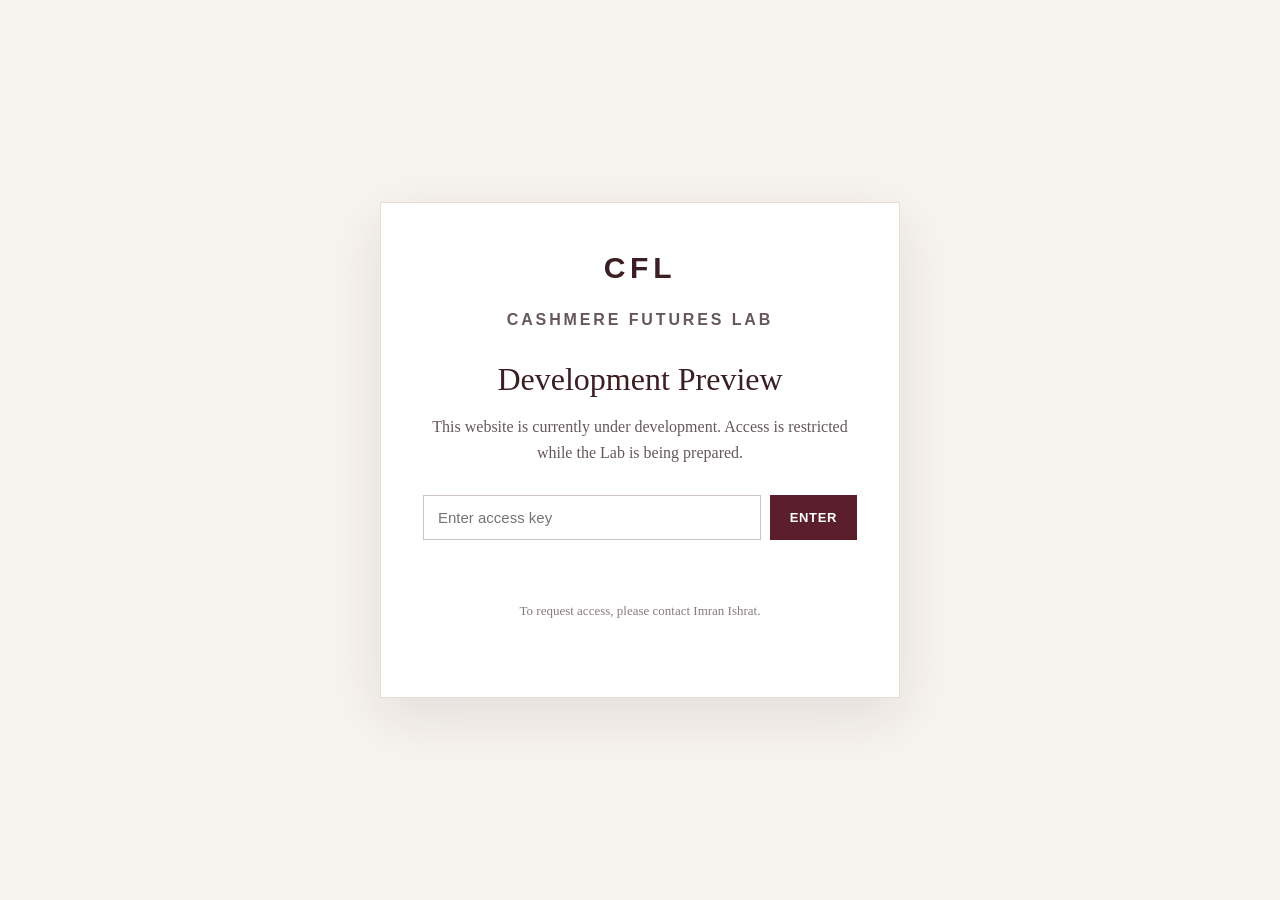
<file: cashmere-futures-lab/index.html>
<!DOCTYPE html>
<html lang="en">
<head>
  <meta charset="UTF-8">
  <meta name="viewport" content="width=device-width, initial-scale=1.0">
  <meta name="robots" content="noindex, nofollow, noarchive">
  <title>Cashmere Futures Lab | Development Access</title>
  <style>
    *{box-sizing:border-box}body{margin:0;min-height:100vh;display:flex;align-items:center;justify-content:center;background:#f7f3ef;color:#3b1f24;font-family:Georgia,'Times New Roman',serif}.gate{width:min(520px,90%);padding:48px 42px;background:#fff;border:1px solid #e4ddd8;box-shadow:0 18px 55px rgba(50,25,25,.10);text-align:center}.mark{font-family:Arial,sans-serif;font-size:30px;font-weight:700;letter-spacing:.16em;margin-bottom:22px}.eyebrow{font:600 11px Arial,sans-serif;letter-spacing:.18em;text-transform:uppercase;margin:0 0 14px}.gate h1{font-size:32px;font-weight:500;line-height:1.15;margin:0 0 16px}.gate p{font-size:16px;line-height:1.65;color:#66585a;margin:0 auto 28px;max-width:420px}.form{display:flex;gap:9px;justify-content:center}.form input{flex:1;min-width:0;padding:13px 14px;border:1px solid #cfc4c1;font:15px Arial,sans-serif}.form button{padding:13px 20px;border:0;background:#5a1f2b;color:#fff;font:600 13px Arial,sans-serif;letter-spacing:.05em;cursor:pointer}.error{min-height:22px;margin:12px 0 0;color:#8a2d2d;font:13px Arial,sans-serif}.note{margin-top:26px!important;font-size:13px!important;color:#887b7c!important}
  </style>
</head>
<body>
  <main class="gate" aria-labelledby="title">
    <div class="mark">CFL</div>
    <p class="eyebrow">Cashmere Futures Lab</p>
    <h1 id="title">Development Preview</h1>
    <p>This website is currently under development. Access is restricted while the Lab is being prepared.</p>
    <form class="form" id="accessForm">
      <input id="key" type="password" autocomplete="off" placeholder="Enter access key" aria-label="Access key" required>
      <button type="submit">ENTER</button>
    </form>
    <div class="error" id="error" role="alert"></div>
    <p class="note">To request access, please contact Imran Ishrat.</p>
  </main>
  <script>
    /* Temporary development gate only. This is not security-grade authentication. */
    const ACCESS_HASH = '8c9f7c5b4c2b4e6b6b9e5d5c0b0d4e6f7b5f1a2c3d4e5f60718293a4b5c6d7e8';
    async function hash(value){
      const data = new TextEncoder().encode(value);
      const digest = await crypto.subtle.digest('SHA-256', data);
      return Array.from(new Uint8Array(digest)).map(b=>b.toString(16).padStart(2,'0')).join('');
    }
    document.getElementById('accessForm').addEventListener('submit', async (e)=>{
      e.preventDefault();
      const key=document.getElementById('key').value;
      const error=document.getElementById('error');
      error.textContent='';
      if(await hash(key)===ACCESS_HASH){
        sessionStorage.setItem('cflPreviewAccess','granted');
        window.location.href='lab.html';
      }else{
        error.textContent='Access key not recognised.';
      }
    });
    if(sessionStorage.getItem('cflPreviewAccess')==='granted') window.location.href='lab.html';
  </script>
</body>
</html>
</file>
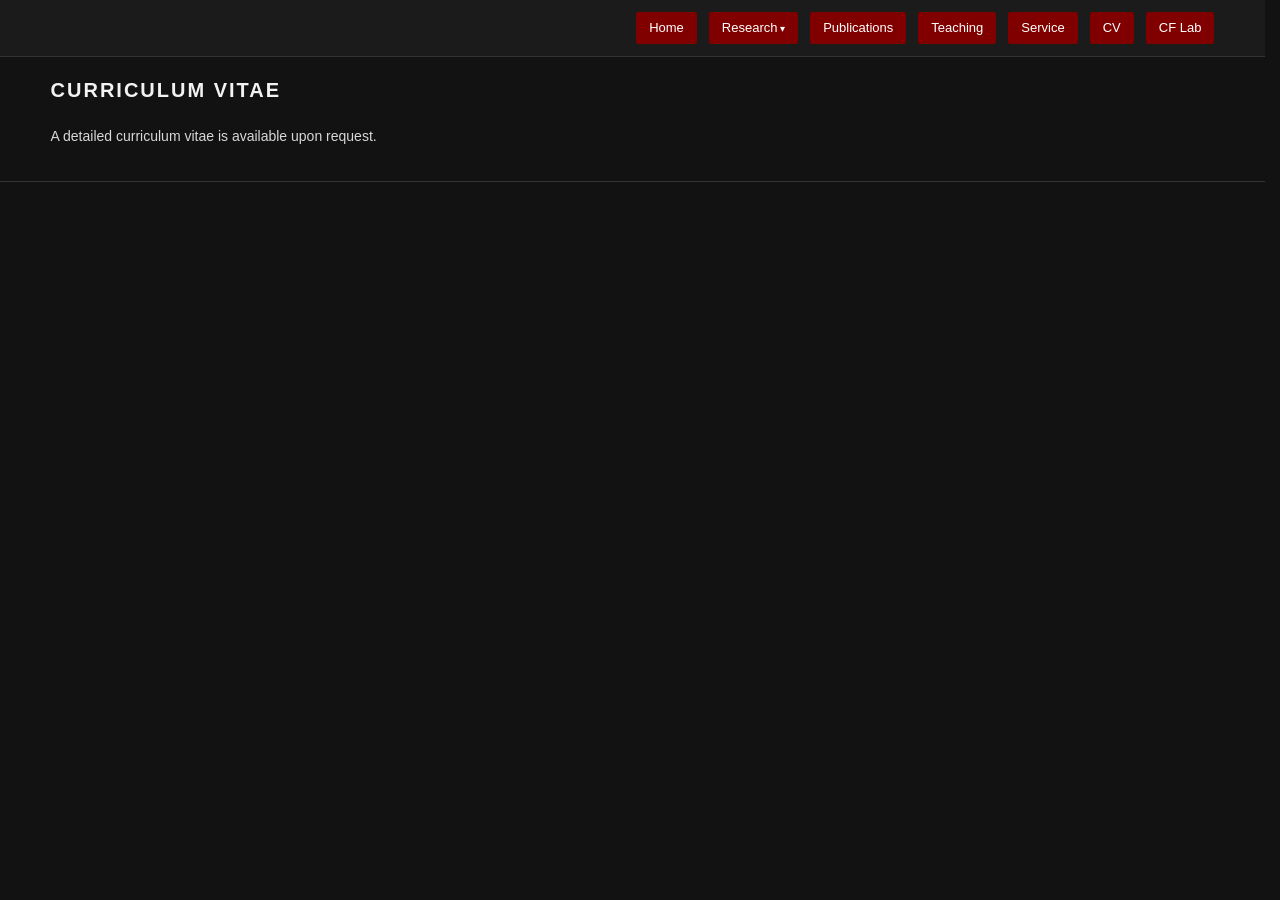
<file: cv.html>
<!DOCTYPE html><html lang="en"><head><meta charset="UTF-8"><meta name="viewport" content="width=device-width, initial-scale=1.0"><title>CV | Imran Ishrat</title><meta name="description" content="Curriculum vitae and academic profile of Imran Ishrat, Senior Lecturer in Operations and Supply Chain Management at Ara Institute of Canterbury."><link rel="canonical" href="https://imranishrat.com/cv.html"><script type="application/ld+json">{"@context":"https://schema.org","@type":"WebPage","@id":"https://imranishrat.com/cv.html#webpage","url":"https://imranishrat.com/cv.html","name":"CV | Imran Ishrat","description":"Curriculum vitae and academic profile of Imran Ishrat, Senior Lecturer in Operations and Supply Chain Management at Ara Institute of Canterbury.","mainEntity":{"@type":"Person","@id":"https://imranishrat.com/#person","name":"Imran Ishrat","url":"https://imranishrat.com/","jobTitle":"Senior Lecturer in Operations and Supply Chain Management","worksFor":{"@type":"Organization","name":"Ara Institute of Canterbury","url":"https://www.ara.ac.nz/"},"sameAs":["https://orcid.org/0000-0003-0661-1542","https://scholar.google.com/citations?user=gYAkFgkAAAAJ&hl=en","https://www.researchgate.net/profile/Imran-Ishrat","https://www.linkedin.com/in/imran-ishrat-phd-a073505/","https://www.scopus.com/authid/detail.uri?authorId=23569240000","https://cashmerefutures.com/"]}}</script><link rel="stylesheet" href="css/style.css?v=20260815"><style>.main-nav .dropdown{position:relative;display:inline-block}.main-nav .dropdown>a:after{content:' ▾';font-size:.75em}.main-nav .dropdown-menu{display:none;position:absolute;top:100%;left:0;min-width:210px;background:#800000;z-index:1000;padding:6px 0}.main-nav .dropdown-menu a{display:block!important;padding:9px 14px!important;color:#fff!important;text-decoration:none!important;background:#800000!important}.main-nav .dropdown-menu a:hover{background:#6b1f2a!important}.main-nav .dropdown:hover .dropdown-menu,.main-nav .dropdown:focus-within .dropdown-menu{display:block}@media(max-width:767px){.main-nav .dropdown-menu{position:static}}</style></head><body><header class="site-header"><div class="container header-inner"><nav class="main-nav"><a href="index.html">Home</a><div class="dropdown"><a href="research.html">Research</a><div class="dropdown-menu"><a href="research.html#research-themes">Themes</a><a href="research.html#research-programme">Current Research</a><a href="research.html#research-sdg">SDG</a></div></div><a href="publications.html">Publications</a><a href="teaching.html">Teaching</a><a href="service.html">Service</a><a href="cv.html">CV</a><a href="https://cashmerefutures.com/">CF Lab</a></nav></div></header><main><section class="academic-section"><div class="container"><h1 class="page-title">Curriculum Vitae</h1><p>A detailed curriculum vitae is available upon request.</p></div></section></main></body></html>
</file>
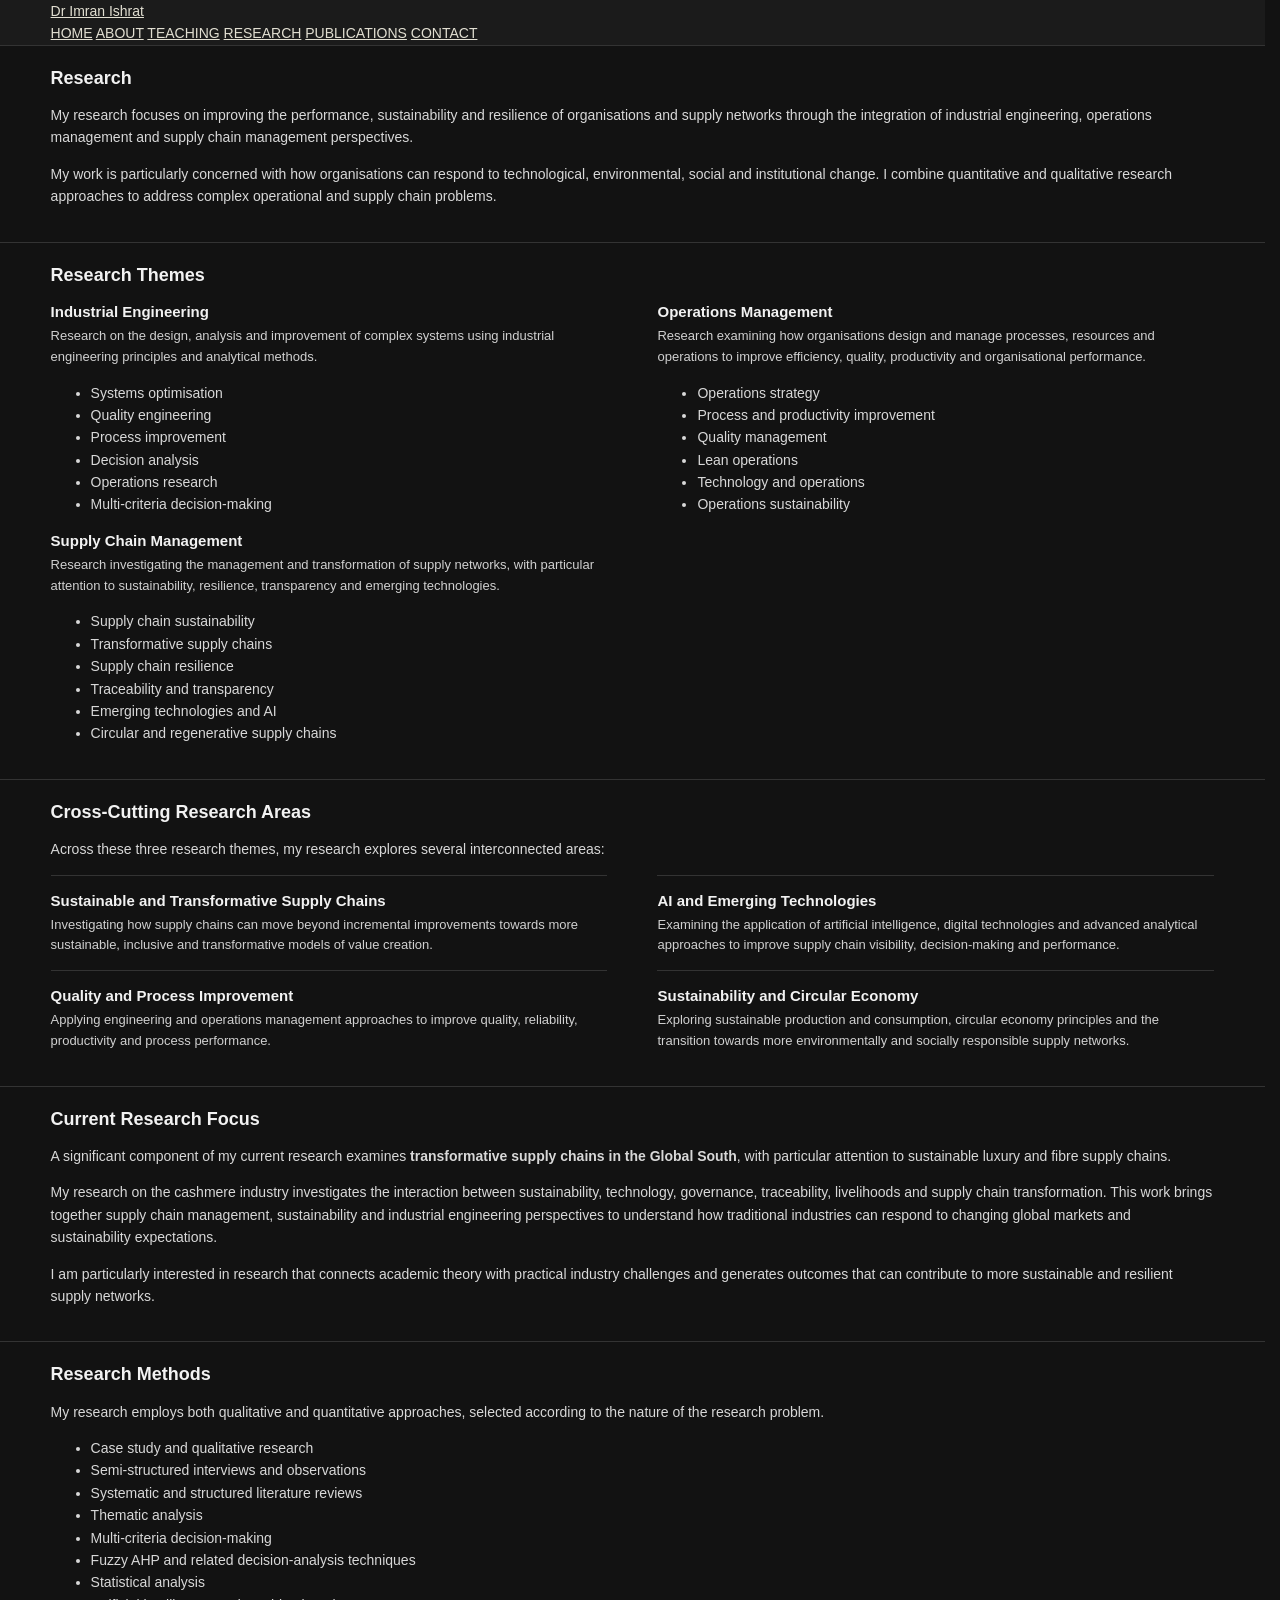
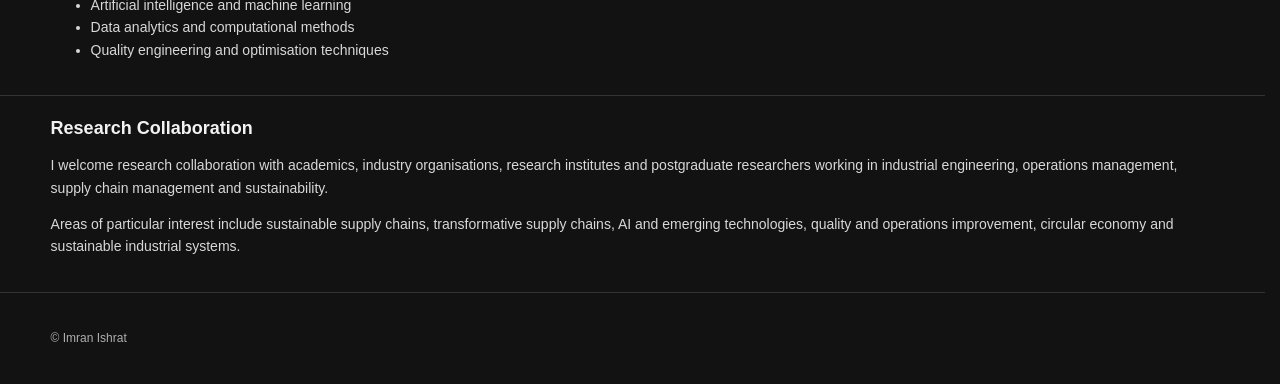
<file: research2.html>
<!DOCTYPE html>
<html lang="en">

<head>
    <meta charset="UTF-8">

    <meta name="viewport"
          content="width=device-width, initial-scale=1.0">

    <title>Research | Dr Imran Ishrat</title>

    <link rel="stylesheet" href="css/style.css">
</head>

<body>

<!-- HEADER -->
<header class="site-header">
    <div class="container header-container">

        <div class="site-title">
            <a href="index.html">Dr Imran Ishrat</a>
        </div>

        <nav class="site-nav">
            <a href="index.html">HOME</a>
            <a href="about.html">ABOUT</a>
            <a href="teaching.html">TEACHING</a>
            <a href="research.html" class="active">RESEARCH</a>
            <a href="publications.html">PUBLICATIONS</a>
            <a href="contact.html">CONTACT</a>
        </nav>

    </div>
</header>


<!-- RESEARCH INTRODUCTION -->
<section class="academic-section">
    <div class="container">

        <h2>Research</h2>

        <p>
            My research focuses on improving the performance, sustainability and
            resilience of organisations and supply networks through the integration
            of industrial engineering, operations management and supply chain
            management perspectives.
        </p>

        <p>
            My work is particularly concerned with how organisations can respond
            to technological, environmental, social and institutional change.
            I combine quantitative and qualitative research approaches to address
            complex operational and supply chain problems.
        </p>

    </div>
</section>


<!-- RESEARCH THEMES -->
<section class="academic-section">
    <div class="container">

        <h2>Research Themes</h2>

        <div class="research-grid">

            <!-- INDUSTRIAL ENGINEERING -->
            <div class="research-card">

                <h3>Industrial Engineering</h3>

                <p>
                    Research on the design, analysis and improvement of complex
                    systems using industrial engineering principles and
                    analytical methods.
                </p>

                <ul>
                    <li>Systems optimisation</li>
                    <li>Quality engineering</li>
                    <li>Process improvement</li>
                    <li>Decision analysis</li>
                    <li>Operations research</li>
                    <li>Multi-criteria decision-making</li>
                </ul>

            </div>


            <!-- OPERATIONS MANAGEMENT -->
            <div class="research-card">

                <h3>Operations Management</h3>

                <p>
                    Research examining how organisations design and manage
                    processes, resources and operations to improve efficiency,
                    quality, productivity and organisational performance.
                </p>

                <ul>
                    <li>Operations strategy</li>
                    <li>Process and productivity improvement</li>
                    <li>Quality management</li>
                    <li>Lean operations</li>
                    <li>Technology and operations</li>
                    <li>Operations sustainability</li>
                </ul>

            </div>


            <!-- SUPPLY CHAIN MANAGEMENT -->
            <div class="research-card">

                <h3>Supply Chain Management</h3>

                <p>
                    Research investigating the management and transformation of
                    supply networks, with particular attention to sustainability,
                    resilience, transparency and emerging technologies.
                </p>

                <ul>
                    <li>Supply chain sustainability</li>
                    <li>Transformative supply chains</li>
                    <li>Supply chain resilience</li>
                    <li>Traceability and transparency</li>
                    <li>Emerging technologies and AI</li>
                    <li>Circular and regenerative supply chains</li>
                </ul>

            </div>

        </div>

    </div>
</section>


<!-- CROSS-CUTTING RESEARCH -->
<section class="academic-section">
    <div class="container">

        <h2>Cross-Cutting Research Areas</h2>

        <p>
            Across these three research themes, my research explores several
            interconnected areas:
        </p>

        <div class="research-list">

            <div class="research-item">
                <h3>Sustainable and Transformative Supply Chains</h3>
                <p>
                    Investigating how supply chains can move beyond incremental
                    improvements towards more sustainable, inclusive and
                    transformative models of value creation.
                </p>
            </div>

            <div class="research-item">
                <h3>AI and Emerging Technologies</h3>
                <p>
                    Examining the application of artificial intelligence,
                    digital technologies and advanced analytical approaches to
                    improve supply chain visibility, decision-making and
                    performance.
                </p>
            </div>

            <div class="research-item">
                <h3>Quality and Process Improvement</h3>
                <p>
                    Applying engineering and operations management approaches
                    to improve quality, reliability, productivity and process
                    performance.
                </p>
            </div>

            <div class="research-item">
                <h3>Sustainability and Circular Economy</h3>
                <p>
                    Exploring sustainable production and consumption, circular
                    economy principles and the transition towards more
                    environmentally and socially responsible supply networks.
                </p>
            </div>

        </div>

    </div>
</section>


<!-- CURRENT RESEARCH FOCUS -->
<section class="academic-section">
    <div class="container">

        <h2>Current Research Focus</h2>

        <p>
            A significant component of my current research examines
            <strong>transformative supply chains in the Global South</strong>,
            with particular attention to sustainable luxury and fibre supply
            chains.
        </p>

        <p>
            My research on the cashmere industry investigates the interaction
            between sustainability, technology, governance, traceability,
            livelihoods and supply chain transformation. This work brings
            together supply chain management, sustainability and industrial
            engineering perspectives to understand how traditional industries
            can respond to changing global markets and sustainability
            expectations.
        </p>

        <p>
            I am particularly interested in research that connects academic
            theory with practical industry challenges and generates outcomes
            that can contribute to more sustainable and resilient supply
            networks.
        </p>

    </div>
</section>


<!-- RESEARCH METHODS -->
<section class="academic-section">
    <div class="container">

        <h2>Research Methods</h2>

        <p>
            My research employs both qualitative and quantitative approaches,
            selected according to the nature of the research problem.
        </p>

        <ul>
            <li>Case study and qualitative research</li>
            <li>Semi-structured interviews and observations</li>
            <li>Systematic and structured literature reviews</li>
            <li>Thematic analysis</li>
            <li>Multi-criteria decision-making</li>
            <li>Fuzzy AHP and related decision-analysis techniques</li>
            <li>Statistical analysis</li>
            <li>Artificial intelligence and machine learning</li>
            <li>Data analytics and computational methods</li>
            <li>Quality engineering and optimisation techniques</li>
        </ul>

    </div>
</section>


<!-- RESEARCH COLLABORATION -->
<section class="academic-section">
    <div class="container">

        <h2>Research Collaboration</h2>

        <p>
            I welcome research collaboration with academics, industry
            organisations, research institutes and postgraduate researchers
            working in industrial engineering, operations management, supply
            chain management and sustainability.
        </p>

        <p>
            Areas of particular interest include sustainable supply chains,
            transformative supply chains, AI and emerging technologies,
            quality and operations improvement, circular economy and
            sustainable industrial systems.
        </p>

    </div>
</section>


<!-- FOOTER -->
<footer class="site-footer">

    <div class="container">

        <p>
            © Imran Ishrat
        </p>

    </div>

</footer>


</body>
</html>
</file>
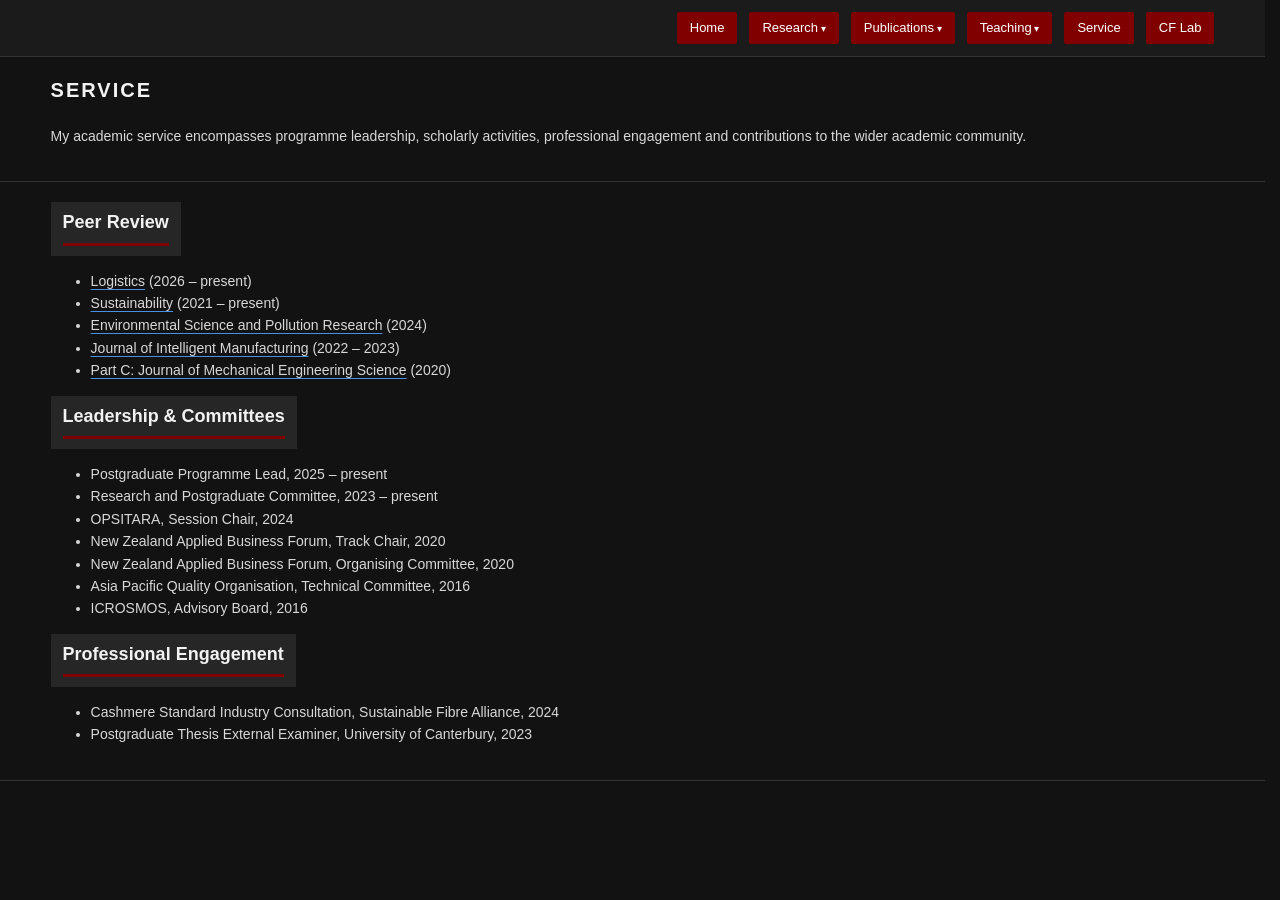
<file: service.html>
<!DOCTYPE html><html lang="en"><head><meta charset="UTF-8"><meta name="viewport" content="width=device-width, initial-scale=1.0"><title>Service | Imran Ishrat</title><meta name="description" content="Academic, research and professional service of Imran Ishrat, including peer review, programme leadership, committees and professional engagement."><link rel="canonical" href="https://imranishrat.com/service.html"><script type="application/ld+json">{"@context":"https://schema.org","@type":"WebPage","@id":"https://imranishrat.com/service.html#webpage","url":"https://imranishrat.com/service.html","name":"Service | Imran Ishrat","description":"Academic, research and professional service of Imran Ishrat, including peer review, programme leadership, committees and professional engagement.","mainEntity":{"@type":"Person","@id":"https://imranishrat.com/#person","name":"Imran Ishrat","url":"https://imranishrat.com/","jobTitle":"Senior Lecturer in Operations and Supply Chain Management","worksFor":{"@type":"Organization","name":"Ara Institute of Canterbury","url":"https://www.ara.ac.nz/"},"sameAs":["https://orcid.org/0000-0003-0661-1542","https://scholar.google.com/citations?user=gYAkFgkAAAAJ&hl=en","https://www.researchgate.net/profile/Imran-Ishrat","https://www.linkedin.com/in/imran-ishrat-phd-a073505/","https://www.scopus.com/authid/detail.uri?authorId=23569240000","https://cashmerefutures.com/"]}}</script><link rel="stylesheet" href="css/style.css?v=20260820"><link rel="stylesheet" href="css/nav-fix.css?v=20260821"><style>.site-header{background:#1B1B1B!important}.main-nav .dropdown{position:relative;display:inline-block}.main-nav .dropdown>a:after{content:' ▾';font-size:.75em}.main-nav .dropdown-menu{display:none;position:absolute;top:100%;left:0;min-width:210px;background:#800000;box-shadow:0 4px 12px rgba(0,0,0,.35);z-index:1000;padding:6px 0}.main-nav .dropdown-menu a{display:block!important;white-space:nowrap;padding:9px 14px!important;color:#fff!important;text-decoration:none!important;background:#800000!important}.main-nav .dropdown-menu a:hover,.main-nav .dropdown-menu a:focus{background:#6b1f2a!important}.main-nav .dropdown:hover .dropdown-menu,.main-nav .dropdown:focus-within .dropdown-menu{display:block}.oldstyle-numerals{font-variant-numeric:oldstyle-nums proportional-nums;font-feature-settings:"onum" 1,"pnum" 1}.academic-section h2{display:table;width:auto;background:#262626;padding:8px 12px 10px;margin:0 0 14px 0;color:#F2F2F2!important;position:relative}.academic-section h2:after{content:'';display:block;width:100%;height:3px;background:#800000;margin-top:8px}.reviewer-list a,.reviewer-list a:visited{color:inherit;text-decoration-line:underline;text-decoration-color:#4A90E2;text-decoration-thickness:1px;text-underline-offset:3px}.reviewer-list a:hover,.reviewer-list a:focus{color:#800000;text-decoration-color:#4A90E2}@media(max-width:767px){.main-nav .dropdown-menu{position:static;box-shadow:none}}</style></head><body><header class="site-header"><div class="container header-inner"><nav class="main-nav"><a href="index.html">Home</a><div class="dropdown"><a href="research.html">Research</a><div class="dropdown-menu"><a href="research.html#research-themes">Themes</a><a href="research.html#research-programme">Current Research</a><a href="research.html#research-sdg">SDG</a></div></div><div class="dropdown"><a href="publications.html">Publications</a><div class="dropdown-menu"><a href="publications.html#journal-articles">Journal Articles</a><a href="publications.html#book">Book</a><a href="publications.html#book-chapters">Book Chapters</a><a href="publications.html#conference-publications">Conference Publications</a><a href="publications.html#other-research-outputs">Other Research Outputs</a></div></div><div class="dropdown"><a href="teaching.html">Teaching</a><div class="dropdown-menu"><a href="teaching.html#supply-chain-management">Supply Chain Management</a><a href="teaching.html#operations-management">Operations Management</a><a href="teaching.html#industrial-engineering">Industrial Engineering</a></div></div><a href="service.html">Service</a><a href="https://cashmerefutures.com/">CF Lab</a></nav></div></header><main><section class="academic-section"><div class="container"><h1 class="page-title">Service</h1><p>My academic service encompasses programme leadership, scholarly activities, professional engagement and contributions to the wider academic community.</p></div></section><section class="academic-section"><div class="container"><h2>Peer Review</h2><ul class="reviewer-list"><li><a href="https://www.mdpi.com/journal/logistics" target="_blank" rel="noopener noreferrer">Logistics</a> <span class="oldstyle-numerals">(2026 – present)</span></li><li><a href="https://www.mdpi.com/journal/sustainability" target="_blank" rel="noopener noreferrer">Sustainability</a> <span class="oldstyle-numerals">(2021 – present)</span></li><li><a href="https://link.springer.com/journal/11356" target="_blank" rel="noopener noreferrer">Environmental Science and Pollution Research</a> <span class="oldstyle-numerals">(2024)</span></li><li><a href="https://link.springer.com/journal/10845" target="_blank" rel="noopener noreferrer">Journal of Intelligent Manufacturing</a> <span class="oldstyle-numerals">(2022 – 2023)</span></li><li><a href="https://journals.sagepub.com/home/pic" target="_blank" rel="noopener noreferrer">Part C: Journal of Mechanical Engineering Science</a> <span class="oldstyle-numerals">(2020)</span></li></ul><h2> Leadership &amp; Committees</h2><ul><li>Postgraduate Programme Lead, <span class="oldstyle-numerals">2025 – present</span></li><li>Research and Postgraduate Committee, <span class="oldstyle-numerals">2023 – present</span></li><li>OPSITARA, Session Chair, <span class="oldstyle-numerals">2024</span></li><li>New Zealand Applied Business Forum, Track Chair, <span class="oldstyle-numerals">2020</span></li><li>New Zealand Applied Business Forum, Organising Committee, <span class="oldstyle-numerals">2020</span></li><li>Asia Pacific Quality Organisation, Technical Committee, <span class="oldstyle-numerals">2016</span></li><li>ICROSMOS, Advisory Board, <span class="oldstyle-numerals">2016</span></li></ul><h2>Professional Engagement</h2><ul><li>Cashmere Standard Industry Consultation, Sustainable Fibre Alliance, <span class="oldstyle-numerals">2024</span></li><li>Postgraduate Thesis External Examiner, University of Canterbury, <span class="oldstyle-numerals">2023</span></li></ul></div></section></main></body></html>
</file>
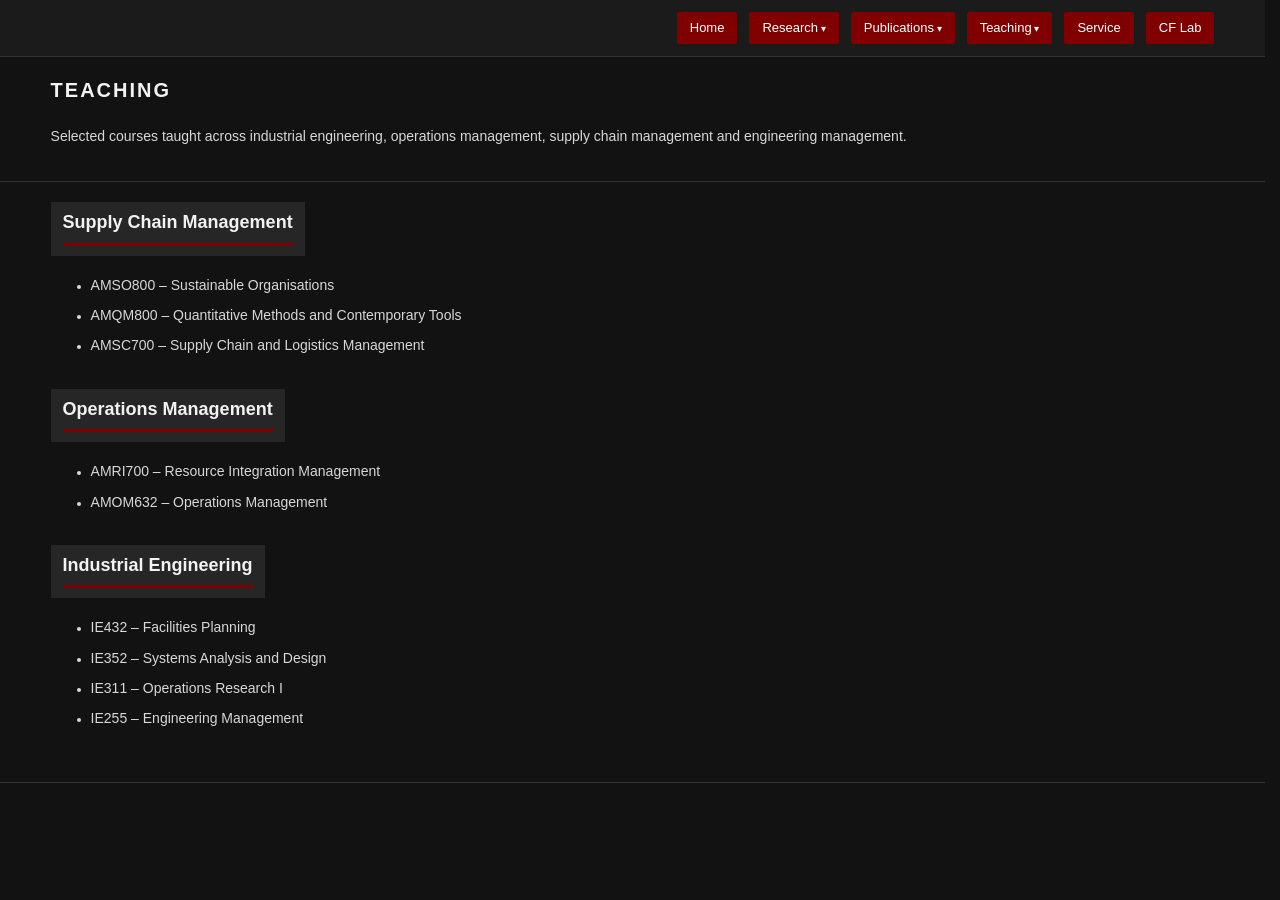
<file: teaching.html>
<!DOCTYPE html><html lang="en"><head><meta charset="UTF-8"><meta name="viewport" content="width=device-width, initial-scale=1.0"><title>Teaching | Imran Ishrat</title><meta name="description" content="Teaching profile of Imran Ishrat across Supply Chain Management, Operations Management and Industrial Engineering."><link rel="canonical" href="https://imranishrat.com/teaching.html"><script type="application/ld+json">{"@context":"https://schema.org","@type":"WebPage","@id":"https://imranishrat.com/teaching.html#webpage","url":"https://imranishrat.com/teaching.html","name":"Teaching | Imran Ishrat","description":"Teaching profile of Imran Ishrat across Supply Chain Management, Operations Management and Industrial Engineering.","mainEntity":{"@type":"Person","@id":"https://imranishrat.com/#person","name":"Imran Ishrat","url":"https://imranishrat.com/","jobTitle":"Senior Lecturer in Operations and Supply Chain Management","worksFor":{"@type":"Organization","name":"Ara Institute of Canterbury","url":"https://www.ara.ac.nz/"},"sameAs":["https://orcid.org/0000-0003-0661-1542","https://scholar.google.com/citations?user=gYAkFgkAAAAJ&hl=en","https://www.researchgate.net/profile/Imran-Ishrat","https://www.linkedin.com/in/imran-ishrat-phd-a073505/","https://www.scopus.com/authid/detail.uri?authorId=23569240000","https://cashmerefutures.com/"]}}</script><link rel="stylesheet" href="css/style.css?v=20260820"><link rel="stylesheet" href="css/nav-fix.css?v=20260821"><style>.site-header{background:#1B1B1B!important}.oldstyle-numerals{font-variant-numeric:oldstyle-nums proportional-nums;font-feature-settings:"onum" 1,"pnum" 1}.teaching-area-heading{display:table;width:auto;background:#262626;padding:8px 12px 10px;margin:0 0 14px 0;color:#F2F2F2!important;position:relative}.teaching-area-heading:after{content:'';display:block;width:100%;height:3px;background:#800000;margin-top:8px}.main-nav .dropdown{position:relative;display:inline-block}.main-nav .dropdown>a:after{content:' ▾';font-size:.75em}.main-nav .dropdown-menu{display:none;position:absolute;top:100%;left:0;min-width:210px;background:#800000;box-shadow:0 4px 12px rgba(0,0,0,.35);z-index:1000;padding:6px 0}.main-nav .dropdown-menu a,.main-nav .dropdown-menu a:visited,.main-nav .dropdown-menu a:hover,.main-nav .dropdown-menu a:focus,.main-nav .dropdown-menu a:active{display:block!important;white-space:nowrap;padding:9px 14px!important;color:#fff!important;text-decoration:none!important;background:#800000!important;border:0!important}.main-nav .dropdown-menu a:hover,.main-nav .dropdown-menu a:focus{background:#6b1f2a!important}.main-nav .dropdown:hover .dropdown-menu,.main-nav .dropdown:focus-within .dropdown-menu{display:block}.teaching-courses{margin:0 0 28px 0;padding-left:40px}.teaching-courses li{margin:0;padding:4px 0;line-height:1.6}.teaching-courses li::marker{font-size:.85em}.teaching-courses h3{display:inline;margin:0;font-size:1rem;font-weight:400;line-height:inherit}@media(max-width:767px){.main-nav .dropdown-menu{position:static;box-shadow:none}}</style></head><body><header class="site-header"><div class="container header-inner"><nav class="main-nav"><a href="index.html">Home</a><div class="dropdown"><a href="research.html">Research</a><div class="dropdown-menu"><a href="research.html#research-themes">Themes</a><a href="research.html#research-programme">Current Research</a><a href="research.html#research-sdg">SDG</a></div></div><div class="dropdown"><a href="publications.html">Publications</a><div class="dropdown-menu"><a href="publications.html#journal-articles">Journal Articles</a><a href="publications.html#book">Book</a><a href="publications.html#book-chapters">Book Chapters</a><a href="publications.html#conference-publications">Conference Publications</a><a href="publications.html#other-research-outputs">Other Research Outputs</a></div></div><div class="dropdown"><a href="teaching.html">Teaching</a><div class="dropdown-menu"><a href="#supply-chain-management">Supply Chain Management</a><a href="#operations-management">Operations Management</a><a href="#industrial-engineering">Industrial Engineering</a></div></div><a href="service.html">Service</a><a href="https://cashmerefutures.com/">CF Lab</a></nav></div></header><main><section class="academic-section"><div class="container"><h1 class="page-title">Teaching</h1><p>Selected courses taught across industrial engineering, operations management, supply chain management and engineering management.</p></div></section><section class="academic-section"><div class="container"><h2 class="teaching-area-heading" id="supply-chain-management">Supply Chain Management</h2><ul class="teaching-courses"><li>AMSO<span class="oldstyle-numerals">800</span> – Sustainable Organisations</li><li>AMQM<span class="oldstyle-numerals">800</span> – Quantitative Methods and Contemporary Tools</li><li>AMSC<span class="oldstyle-numerals">700</span> – Supply Chain and Logistics Management</li></ul><h2 class="teaching-area-heading" id="operations-management">Operations Management</h2><ul class="teaching-courses"><li>AMRI<span class="oldstyle-numerals">700</span> – Resource Integration Management</li><li>AMOM<span class="oldstyle-numerals">632</span> – Operations Management</li></ul><h2 class="teaching-area-heading" id="industrial-engineering">Industrial Engineering</h2><ul class="teaching-courses"><li>IE<span class="oldstyle-numerals">432</span> – Facilities Planning</li><li>IE<span class="oldstyle-numerals">352</span> – Systems Analysis and Design</li><li>IE<span class="oldstyle-numerals">311</span> – Operations Research I</li><li>IE<span class="oldstyle-numerals">255</span> – Engineering Management</li></ul></div></section></main></body></html>
</file>
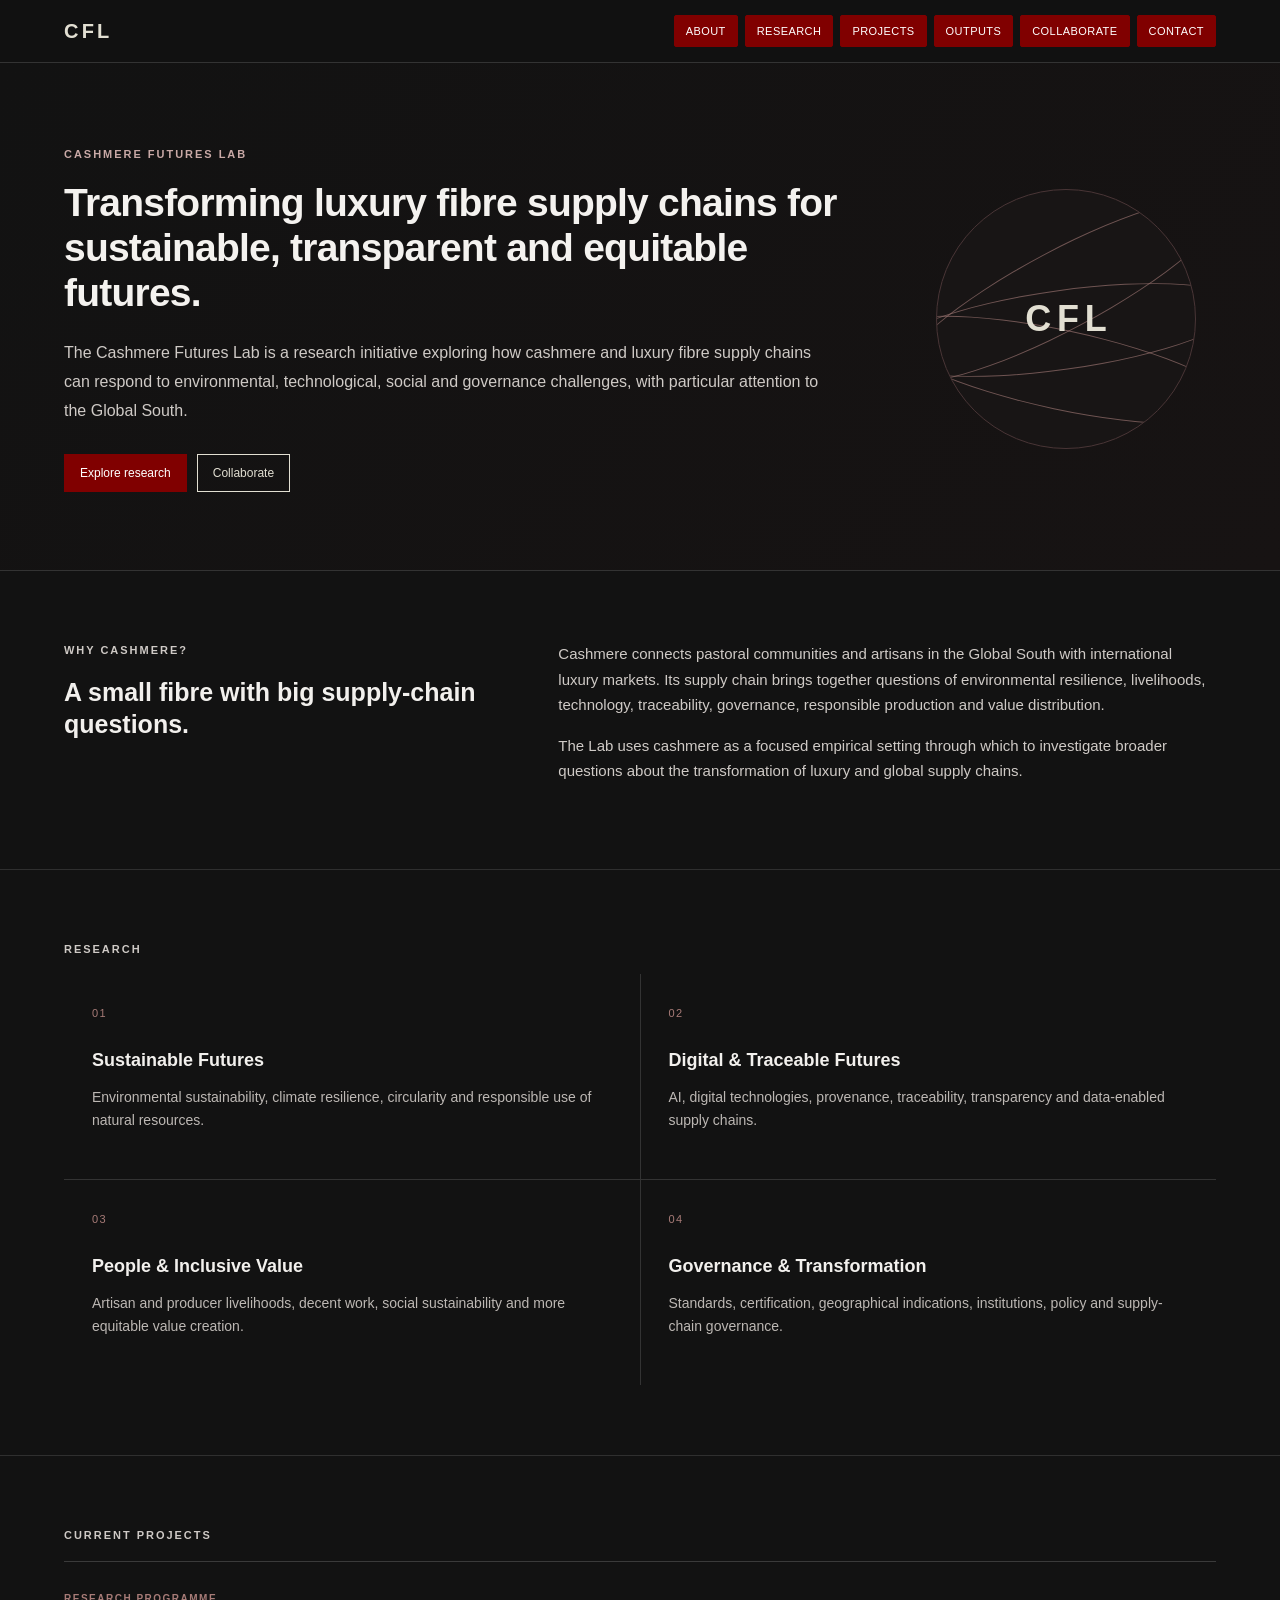
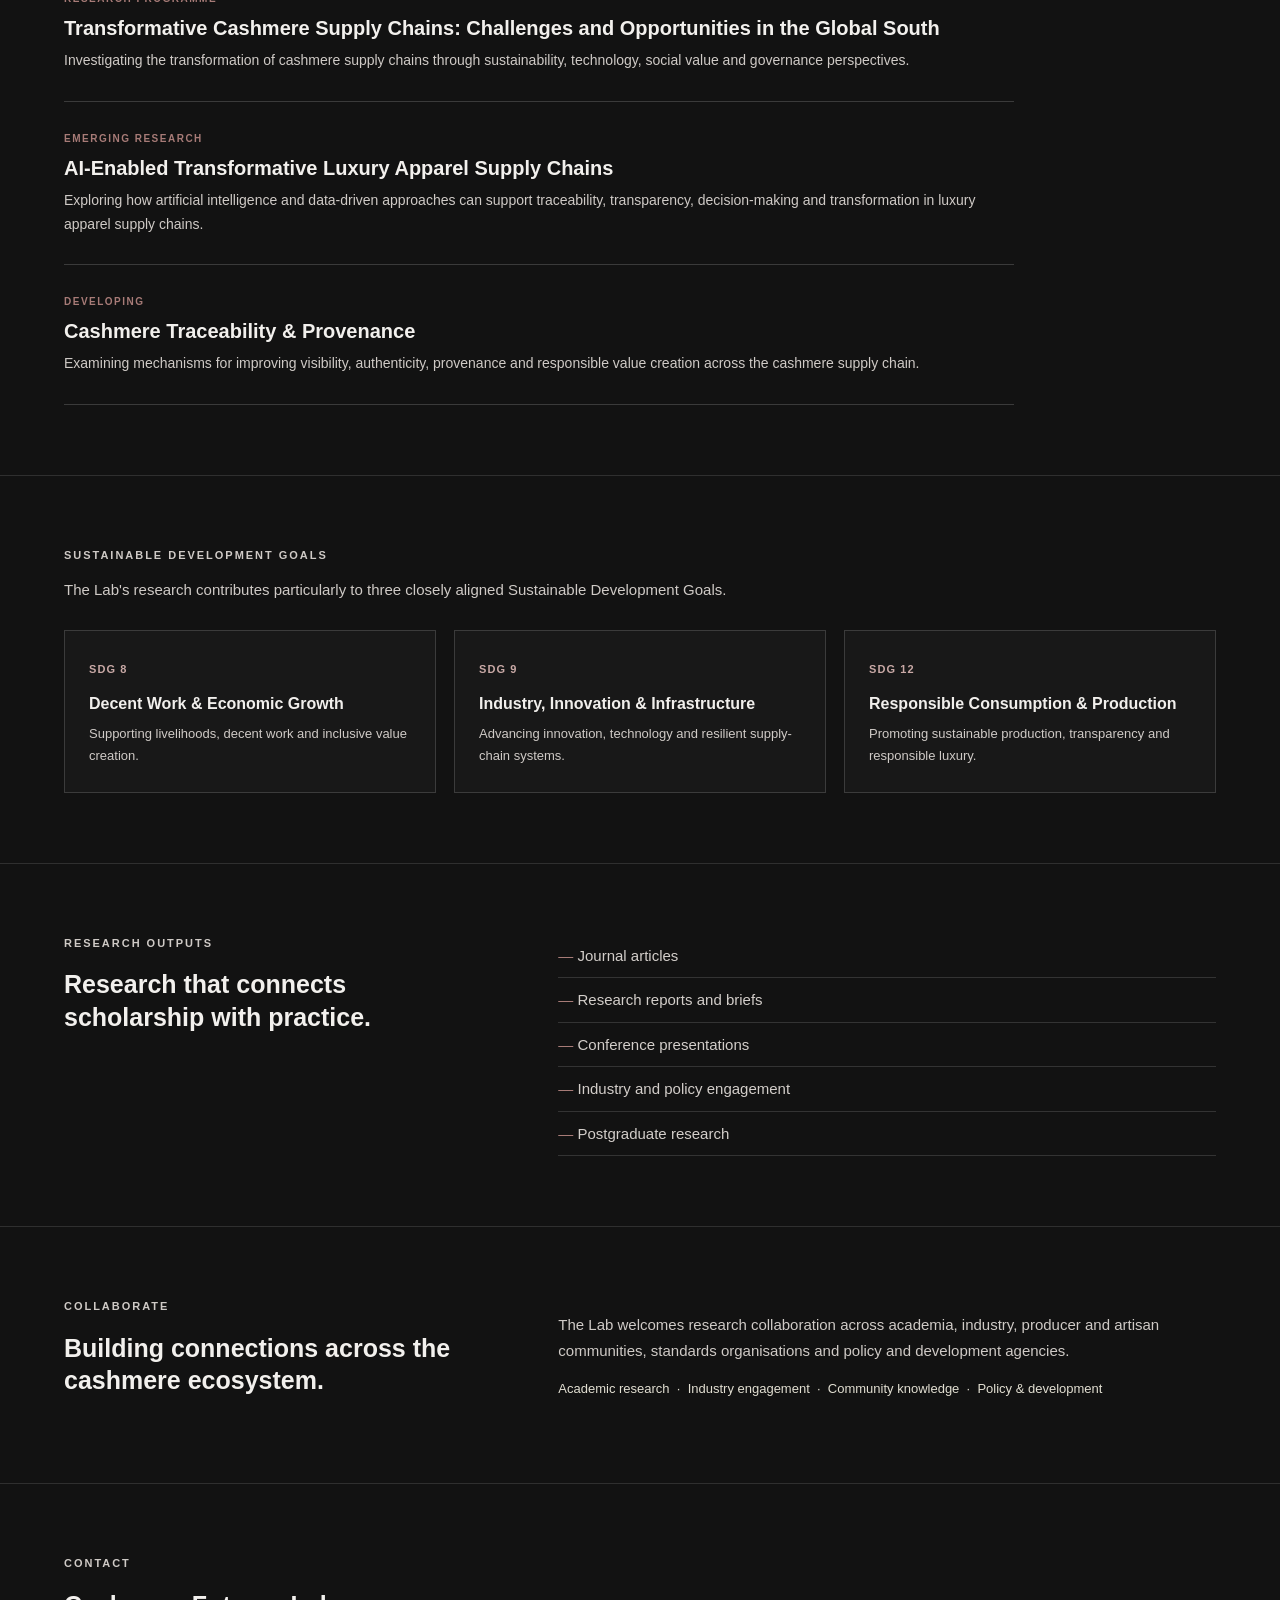
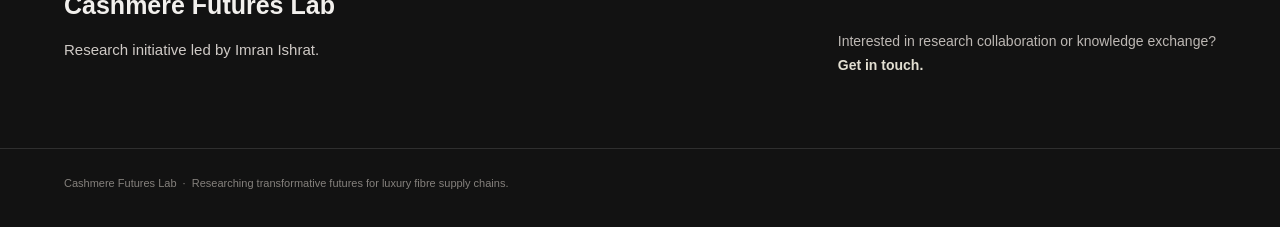
<file: cashmere-futures-lab/lab.html>
<!DOCTYPE html>
<html lang="en">
<head>
  <meta charset="UTF-8">
  <meta name="viewport" content="width=device-width, initial-scale=1.0">
  <meta name="robots" content="noindex, nofollow, noarchive">
  <title>Cashmere Futures Lab | Research</title>
  <link rel="stylesheet" href="style.css">
</head>
<body>
  <header class="site-header">
    <div class="container header-inner">
      <a class="brand" href="#top" aria-label="Cashmere Futures Lab home">CFL</a>
      <nav class="main-nav" aria-label="Primary navigation">
        <a href="#about">ABOUT</a><a href="#research">RESEARCH</a><a href="#projects">PROJECTS</a><a href="#outputs">OUTPUTS</a><a href="#collaborate">COLLABORATE</a><a href="#contact">CONTACT</a>
      </nav>
    </div>
  </header>
  <main id="top">
    <section class="hero"><div class="container hero-grid"><div><p class="eyebrow">CASHMERE FUTURES LAB</p><h1>Transforming luxury fibre supply chains for sustainable, transparent and equitable futures.</h1><p class="hero-text">The Cashmere Futures Lab is a research initiative exploring how cashmere and luxury fibre supply chains can respond to environmental, technological, social and governance challenges, with particular attention to the Global South.</p><div class="hero-links"><a class="button primary" href="#research">Explore research</a><a class="button" href="#collaborate">Collaborate</a></div></div><div class="hero-mark" aria-hidden="true"><div class="fibre fibre-a"></div><div class="fibre fibre-b"></div><div class="fibre fibre-c"></div><span>CFL</span></div></div></section>
    <section class="section why" id="about"><div class="container two-col"><div><p class="section-label">WHY CASHMERE?</p><h2>A small fibre with big supply-chain questions.</h2></div><div><p>Cashmere connects pastoral communities and artisans in the Global South with international luxury markets. Its supply chain brings together questions of environmental resilience, livelihoods, technology, traceability, governance, responsible production and value distribution.</p><p>The Lab uses cashmere as a focused empirical setting through which to investigate broader questions about the transformation of luxury and global supply chains.</p></div></div></section>
    <section class="section" id="research"><div class="container"><p class="section-label">RESEARCH</p><div class="research-grid"><article class="research-card"><span class="number">01</span><h3>Sustainable Futures</h3><p>Environmental sustainability, climate resilience, circularity and responsible use of natural resources.</p></article><article class="research-card"><span class="number">02</span><h3>Digital &amp; Traceable Futures</h3><p>AI, digital technologies, provenance, traceability, transparency and data-enabled supply chains.</p></article><article class="research-card"><span class="number">03</span><h3>People &amp; Inclusive Value</h3><p>Artisan and producer livelihoods, decent work, social sustainability and more equitable value creation.</p></article><article class="research-card"><span class="number">04</span><h3>Governance &amp; Transformation</h3><p>Standards, certification, geographical indications, institutions, policy and supply-chain governance.</p></article></div></div></section>
    <section class="section" id="projects"><div class="container"><p class="section-label">CURRENT PROJECTS</p><div class="project-list"><article class="project"><div class="project-meta">RESEARCH PROGRAMME</div><h2>Transformative Cashmere Supply Chains: Challenges and Opportunities in the Global South</h2><p>Investigating the transformation of cashmere supply chains through sustainability, technology, social value and governance perspectives.</p></article><article class="project"><div class="project-meta">EMERGING RESEARCH</div><h2>AI-Enabled Transformative Luxury Apparel Supply Chains</h2><p>Exploring how artificial intelligence and data-driven approaches can support traceability, transparency, decision-making and transformation in luxury apparel supply chains.</p></article><article class="project"><div class="project-meta">DEVELOPING</div><h2>Cashmere Traceability &amp; Provenance</h2><p>Examining mechanisms for improving visibility, authenticity, provenance and responsible value creation across the cashmere supply chain.</p></article></div></div></section>
    <section class="section sdg-section"><div class="container"><p class="section-label">SUSTAINABLE DEVELOPMENT GOALS</p><p class="lead">The Lab's research contributes particularly to three closely aligned Sustainable Development Goals.</p><div class="sdg-grid"><div class="sdg-card"><span>SDG 8</span><h3>Decent Work &amp; Economic Growth</h3><p>Supporting livelihoods, decent work and inclusive value creation.</p></div><div class="sdg-card"><span>SDG 9</span><h3>Industry, Innovation &amp; Infrastructure</h3><p>Advancing innovation, technology and resilient supply-chain systems.</p></div><div class="sdg-card"><span>SDG 12</span><h3>Responsible Consumption &amp; Production</h3><p>Promoting sustainable production, transparency and responsible luxury.</p></div></div></div></section>
    <section class="section" id="outputs"><div class="container two-col"><div><p class="section-label">RESEARCH OUTPUTS</p><h2>Research that connects scholarship with practice.</h2></div><div class="output-list"><p>Journal articles</p><p>Research reports and briefs</p><p>Conference presentations</p><p>Industry and policy engagement</p><p>Postgraduate research</p></div></div></section>
    <section class="section collaborate" id="collaborate"><div class="container two-col"><div><p class="section-label">COLLABORATE</p><h2>Building connections across the cashmere ecosystem.</h2></div><div><p>The Lab welcomes research collaboration across academia, industry, producer and artisan communities, standards organisations and policy and development agencies.</p><p class="collab-line">Academic research &nbsp;·&nbsp; Industry engagement &nbsp;·&nbsp; Community knowledge &nbsp;·&nbsp; Policy &amp; development</p></div></div></section>
    <section class="section contact" id="contact"><div class="container contact-box"><div><p class="section-label">CONTACT</p><h2>Cashmere Futures Lab</h2><p>Research initiative led by Imran Ishrat.</p></div><div class="contact-note">Interested in research collaboration or knowledge exchange?<br><strong>Get in touch.</strong></div></div></section>
  </main>
  <footer class="site-footer"><div class="container">Cashmere Futures Lab &nbsp;·&nbsp; Researching transformative futures for luxury fibre supply chains.</div></footer>
</body>
</html>
</file>
<file: css/style.css>
/* =========================================================
   IMRAN ISHRAT — ACADEMIC WEBSITE
   Master stylesheet
   ========================================================= */
* { box-sizing: border-box; }
html { scroll-behavior: smooth; scrollbar-gutter: stable; }
body { margin: 0; padding: 0; background: #121212; color: #F2F2F2; font-family: Arial, Helvetica, sans-serif; font-size: 14px; line-height: 1.6; }
.container { width: 92%; max-width: 1180px; margin: 0 auto; }
.site-header { background: #1B1B1B; border-bottom: 1px solid #333333; }
.header-inner { min-height: 56px; display: flex; align-items: center; justify-content: flex-end; }
.main-nav { display: flex; align-items: center; gap: 12px; }
.main-nav a { display: inline-block; background: #800000; color: #ffffff !important; border: 1px solid #800000; font-family: Arial, Helvetica, sans-serif; font-size: 13px; font-weight: normal; line-height: 1.4; text-decoration: none; white-space: nowrap; padding: 6px 12px; border-radius: 2px; transition: transform .18s ease, background-color .18s ease, border-color .18s ease, box-shadow .18s ease; transform-origin: center center; }
.main-nav a:hover { background: #800000; color: #ffffff !important; border-color: #800000; text-decoration: none; transform: scale(1.05); box-shadow: 0 2px 6px rgba(0,0,0,.35); }
.main-nav a:focus-visible, .main-nav a:active { background: #800000; color: #ffffff !important; border-color: #800000; text-decoration: none; outline: none; }
h1, h2, h3, .page-title, .section-label, .academic-section h2, .academic-section h3, .research-item h3, .research-list h3, .research-card h3, .teaching-area-heading { font-family: Arial, Helvetica, sans-serif; color: #F2F2F2 !important; }
h1 { font-size: 27px; line-height: 1.25; margin: 0 0 8px; }
h2 { font-size: 18px; line-height: 1.35; margin: 0 0 14px; }
h3 { font-size: 15px; line-height: 1.4; margin: 0 0 6px; }
a { color: #E2DFD2; }
a:hover { color: #ffffff; text-decoration: underline; }
.academic-intro { padding: 38px 0 32px; border-bottom: 1px solid #333333; }
.intro-layout { display: flex; align-items: flex-start; gap: 35px; }
.intro-text { flex: 1; min-width: 0; }
.intro-photo { flex: 0 0 190px; }
.intro-photo img { display: block; width: 150px; height: 180px; object-fit: cover; margin-left: auto; }
.academic-intro h1, .academic-intro h1.name-heading { font-family: Arial, Helvetica, sans-serif; font-size: 20px; font-weight: 600; line-height: 1.3; letter-spacing: 0.10em; text-transform: none; color: #F2F2F2 !important; margin: 0 0 10px; }
.academic-position { font-size: 14px; color: #D0D0D0; margin-bottom: 16px; }
.academic-statement { max-width: 800px; font-size: 14px; line-height: 1.7; color: #E0E0E0; margin-top: 0; margin-bottom: 12px; }
.section, .academic-section { padding: 20px 0; border-bottom: 1px solid #2F2F2F; }
.academic-section h2 { font-size: 18px; margin-bottom: 14px; color: #F2F2F2 !important; }
.news-item { padding: 10px 0 12px; border-top: none !important; border-bottom: none !important; }
.news-item:first-of-type { padding-top: 0; }
.news-year { color: #E2DFD2; font-size: 13px; font-weight: 600; letter-spacing: 0.02em; margin-bottom: 2px; }
.news-item p { margin: 0; color: #D0D0D0; font-size: 13px; line-height: 1.65; }
.academic-section:has(.news-item) { border-bottom: none !important; }
.academic-section:has(.news-item) .container { border: none !important; }
.page-title, .section-label { display: block; font-family: Arial, Helvetica, sans-serif; font-size: 20px; font-weight: 600; line-height: 1.3; letter-spacing: 0.10em; text-transform: uppercase; color: #F2F2F2 !important; margin: 0 0 22px; }
.research-list, .research-grid { display: grid; grid-template-columns: repeat(2, minmax(0, 1fr)); gap: 0 50px; }
.research-item, .research-list > div { padding: 14px 0; border-top: 1px solid #333333; }
.research-item h3, .research-list h3, .research-card h3 { font-size: 15px; margin-bottom: 4px; color: #F2F2F2 !important; }
.research-item p, .research-list p, .research-card p { margin: 0; font-size: 13px; line-height: 1.6; color: #D0D0D0; }
.teaching-area-heading { margin-top: 38px; color: #F2F2F2 !important; }
.teaching-area-heading:first-child { margin-top: 0; }
.sdg-focus { margin-top: 30px; padding-top: 24px; border-top: 1px solid #333333; }
.sdg-focus > h3 { margin-bottom: 8px; font-size: 17px; }
.sdg-intro { max-width: 900px; margin: 0 0 22px; color: #D0D0D0; font-size: 13px; }
.sdg-grid { display: grid; grid-template-columns: repeat(3, minmax(0, 1fr)); gap: 22px; }
.sdg-card { padding: 18px; border: 1px solid #3A3A3A; background: #1C1C1C; }
.sdg-card h4 { margin: 0 0 8px; color: #F2F2F2; font-size: 14px; line-height: 1.45; font-weight: 600; }
.sdg-card p { margin: 0; color: #D0D0D0; font-size: 13px; line-height: 1.6; }
.profile-links { display: flex; flex-wrap: wrap; gap: 10px; margin-top: 18px; }
.profile-links a { display: inline-block; padding: 7px 13px; border: 1px solid #E2DFD2; color: #E2DFD2; font-size: 12px; line-height: 1.4; text-decoration: none; }
.profile-links a:hover { background: #800000; color: #ffffff; text-decoration: none; }
.button-row { margin-top: 18px; }
.button { display: inline-block; padding: 5px 11px; margin-right: 5px; border: 1px solid #E2DFD2; color: #E2DFD2; font-family: Arial, Helvetica, sans-serif; font-size: 12px; font-weight: normal; line-height: 1.4; text-decoration: none; }
.button:hover { background: #800000; color: #ffffff; text-decoration: none; }
.site-footer, .academic-footer { margin-top: 0; padding: 24px 0; color: #AFAFAF; font-size: 12px; }
@media (max-width: 768px) {
    .container { width: 98%; }
    .header-inner { min-height: auto; padding: 6px 0; }
    .main-nav { display: flex; flex-wrap: nowrap; justify-content: space-between; align-items: stretch; gap: 2px; width: 100%; }
    .main-nav a { flex: 1 1 0; min-width: 0; text-align: center; font-size: 9px; line-height: 1.2; padding: 5px 1px; }
    .intro-layout { display: flex; flex-direction: row; align-items: flex-start; gap: 14px; }
    .intro-text { flex: 1 1 auto; min-width: 0; order: 1; }
    .intro-photo { flex: 0 0 105px; width: 105px; max-width: 105px; margin: 0; order: 2; }
    .intro-photo img { display: block; width: 105px; height: 132px; object-fit: cover; margin: 0; }
    .academic-intro h1, .academic-intro h1.name-heading { font-size: 18px; letter-spacing: 0.08em; text-transform: none; margin-bottom: 8px; }
    .academic-position, .academic-statement { line-height: 1.6; }
    .research-list, .research-grid { grid-template-columns: 1fr; }
    .teaching-area-heading { margin-top: 32px; }
    .news-item { padding: 9px 0 11px; }
    .profile-links { gap: 8px; }
    .profile-links a { font-size: 11px; padding: 6px 10px; }
    .publication-item a[href*="doi.org"] { color:#FFFFFF !important; border:1px solid #4A90E2 !important; background:transparent !important; text-decoration:none !important; }
    .publication-item a[href*="doi.org"]:hover, .publication-item a[href*="doi.org"]:focus, .publication-item a[href*="doi.org"]:active { color:#FFFFFF !important; border-color:#4A90E2 !important; background:#4A90E2 !important; text-decoration:none !important; }
}

/* =========================================================
   DARK ACADEMIC THEME — preserves existing layout, spacing,
   photographs and navigation while changing only presentation.
   ========================================================= */
html, body, main { background: #121212 !important; color: #F2F2F2; }
.site-header { background: #1B1B1B !important; border-color: #333333 !important; }
.section, .academic-section, .academic-intro { border-color: #333333 !important; }
.academic-intro, .academic-section, .section { color: #F2F2F2; }
.academic-intro .academic-position, .academic-statement, .academic-section p, .academic-section li { color: #D8D8D8; }
.academic-section h2, .academic-section h3, .page-title, .section-label, h1, h2, h3, .research-item h3, .research-list h3, .research-card h3, .teaching-area-heading { color: #F2F2F2 !important; }
.research-item, .research-list > div, .sdg-focus { border-color: #333333 !important; }
.sdg-card { background: #1C1C1C !important; border-color: #3A3A3A !important; }
.sdg-card h4 { color: #F2F2F2 !important; }
.sdg-card p, .sdg-intro { color: #D0D0D0 !important; }
.news-year { color: #E2DFD2 !important; }
.news-item p, .research-item p, .research-list p, .research-card p { color: #D0D0D0 !important; }
.featured-book { background: #1C1C1C !important; border-color: #800000 !important; }
.featured-book-content p { color: #D0D0D0 !important; }
.academic-footer, .site-footer { color: #AFAFAF !important; }

/* DOI links — compact outlined-link treatment */
.publication-item a[href*="doi.org"] { color: #FFFFFF !important; border: 1px solid #4A90E2 !important; padding: 2px 7px !important; display: inline-block; line-height: 1.2; border-radius: 2px; text-decoration: none !important; background: transparent !important; transition: background-color .18s ease, color .18s ease, border-color .18s ease; }
.publication-item a[href*="doi.org"]:hover, .publication-item a[href*="doi.org"]:focus { background: #4A90E2 !important; color: #FFFFFF !important; border-color: #4A90E2 !important; text-decoration: none !important; }

/* Featured-book DOI — match the publication DOI exactly without affecting other featured-book content */
.academic-section .featured-book-content p a[href*="doi.org"] { color: #FFFFFF !important; border: 1px solid #4A90E2 !important; padding: 2px 7px !important; display: inline-block !important; line-height: 1.2 !important; border-radius: 2px !important; text-decoration: none !important; background: transparent !important; transition: background-color .18s ease, color .18s ease, border-color .18s ease !important; }
.academic-section .featured-book-content p a[href*="doi.org"]:hover, .academic-section .featured-book-content p a[href*="doi.org"]:focus, .academic-section .featured-book-content p a[href*="doi.org"]:active { background: #4A90E2 !important; color: #FFFFFF !important; border-color: #4A90E2 !important; text-decoration: none !important; }
/* Inderscience DOI link */
.publication-item a[href*="inderscience.com/info/e_inarticle.php?artid=28790"] {
    color: #FFFFFF !important;
    border: 1px solid #4A90E2 !important;
    padding: 2px 7px !important;
    display: inline-block !important;
    line-height: 1.2 !important;
    border-radius: 2px !important;
    text-decoration: none !important;
    background: transparent !important;
    transition: background-color .18s ease, color .18s ease, border-color .18s ease !important;
}

.publication-item a[href*="inderscience.com/info/e_inarticle.php?artid=28790"]:hover,
.publication-item a[href*="inderscience.com/info/e_inarticle.php?artid=28790"]:focus,
.publication-item a[href*="inderscience.com/info/e_inarticle.php?artid=28790"]:active {
    background: #4A90E2 !important;
    color: #FFFFFF !important;
    border-color: #4A90E2 !important;
    text-decoration: none !important;
}
@media (max-width: 767px) {
    .publication-item a[href="https://www.inderscience.com/info/e_inarticle.php?artid=28790"] {
        color: #FFFFFF !important;
        border: 1px solid #4A90E2 !important;
        background: transparent !important;
        text-decoration: none !important;
        padding: 2px 7px !important;
        display: inline-block !important;
        line-height: 1.2 !important;
        border-radius: 2px !important;
    }

    .publication-item a[href="https://www.inderscience.com/info/e_inarticle.php?artid=28790"]:hover,
    .publication-item a[href="https://www.inderscience.com/info/e_inarticle.php?artid=28790"]:focus,
    .publication-item a[href="https://www.inderscience.com/info/e_inarticle.php?artid=28790"]:active {
        color: #FFFFFF !important;
        border-color: #4A90E2 !important;
        background: #4A90E2 !important;
        text-decoration: none !important;
    }
}
/* PDF links — same treatment as DOI links */
.publication-item a.pdf-link {
    color: #FFFFFF !important;
    border: 1px solid #4A90E2 !important;
    padding: 2px 7px !important;
    display: inline-block !important;
    line-height: 1.2 !important;
    border-radius: 2px !important;
    text-decoration: none !important;
    background: transparent !important;
    transition: background-color .18s ease, color .18s ease, border-color .18s ease !important;
}

.publication-item a.pdf-link:hover,
.publication-item a.pdf-link:focus,
.publication-item a.pdf-link:active {
    background: #4A90E2 !important;
    color: #FFFFFF !important;
    border-color: #4A90E2 !important;
    text-decoration: none !important;
}
@media (max-width: 767px) {
    .publication-item a.pdf-link {
        color: #FFFFFF !important;
        border: 1px solid #4A90E2 !important;
        background: transparent !important;
        text-decoration: none !important;
    }

    .publication-item a.pdf-link:hover,
    .publication-item a.pdf-link:focus,
    .publication-item a.pdf-link:active {
        color: #FFFFFF !important;
        border: 1px solid #4A90E2 !important;
        background: #4A90E2 !important;
        text-decoration: none !important;
    }
}
</file>
<file: css/nav-fix.css>
/* =========================================================
   SITE NAVIGATION — shared navigation and mobile alignment
   ========================================================= */
body { overflow-y: scroll; }

.main-nav .dropdown { position: relative; display: inline-block; }
.main-nav .dropdown > a:after { content: ' ▾'; font-size: .75em; }
.main-nav .dropdown-menu { display: none; position: absolute; top: 100%; left: 0; min-width: 210px; background: #800000; box-shadow: 0 4px 12px rgba(0,0,0,.35); z-index: 1000; padding: 6px 0; }
.main-nav .dropdown-menu a,
.main-nav .dropdown-menu a:visited,
.main-nav .dropdown-menu a:hover,
.main-nav .dropdown-menu a:focus,
.main-nav .dropdown-menu a:active { display: block !important; white-space: nowrap; padding: 9px 14px !important; color: #fff !important; text-decoration: none !important; background: #800000 !important; border: 1px solid #800000 !important; }
.main-nav .dropdown-menu a:hover,
.main-nav .dropdown-menu a:focus { background: #6b1f2a !important; color: #fff !important; }
.main-nav .dropdown > a:hover,
.main-nav .dropdown > a:focus,
.main-nav .dropdown > a:active { background: #6b1f2a !important; color: #fff !important; border-color: #6b1f2a !important; }
.main-nav .dropdown:hover .dropdown-menu,
.main-nav .dropdown:focus-within .dropdown-menu,
.main-nav .dropdown.open .dropdown-menu { display: block; }

/* Research dropdown: use the current wording consistently across every page. */
.main-nav .dropdown-menu a[href="research.html#research-programme"] { font-size: 0 !important; }
.main-nav .dropdown-menu a[href="research.html#research-programme"]::after { content: 'Current Research'; font-size: 12px; }

@media (max-width: 768px) {
  .header-inner { width: 100% !important; padding: 6px 0 !important; }
  .main-nav { display: grid !important; grid-template-columns: repeat(6, minmax(0, 1fr)) !important; grid-auto-flow: column !important; align-items: stretch !important; justify-items: stretch !important; gap: 2px !important; width: 100% !important; margin: 0 !important; padding: 0 !important; }
  .main-nav > a,
  .main-nav > .dropdown { display: block !important; width: auto !important; min-width: 0 !important; max-width: none !important; margin: 0 !important; padding: 0 !important; box-sizing: border-box !important; }
  .main-nav > a,
  .main-nav > .dropdown > a { display: flex !important; align-items: center !important; justify-content: center !important; width: 100% !important; height: 32px !important; min-height: 32px !important; max-height: 32px !important; box-sizing: border-box !important; margin: 0 !important; padding: 4px 1px !important; text-align: center !important; white-space: nowrap !important; overflow: hidden !important; font-size: 9px !important; line-height: 1 !important; border-radius: 2px !important; transform: none !important; }
  .main-nav > .dropdown { position: relative !important; }
  .main-nav .dropdown-menu { position: absolute !important; top: calc(100% + 2px) !important; left: 0 !important; right: auto !important; width: max-content !important; min-width: 180px !important; max-width: calc(100vw - 20px) !important; margin: 0 !important; padding: 4px 0 !important; box-sizing: border-box !important; z-index: 9999 !important; overflow: hidden !important; }
  .main-nav .dropdown-menu a { display: block !important; width: 100% !important; height: auto !important; min-height: 30px !important; max-height: none !important; box-sizing: border-box !important; margin: 0 !important; padding: 7px 12px !important; text-align: left !important; white-space: nowrap !important; font-size: 12px !important; line-height: 1.2 !important; transform: none !important; }
}

.featured-book-content p a[href*="doi.org"] { color: #FFFFFF !important; border: 1px solid #4A90E2 !important; padding: 2px 7px !important; display: inline-block !important; line-height: 1.2 !important; border-radius: 2px !important; text-decoration: none !important; background: transparent !important; transition: background-color .18s ease, color .18s ease, border-color .18s ease !important; }
.featured-book-content p a[href*="doi.org"]:hover,
.featured-book-content p a[href*="doi.org"]:focus { background: #4A90E2 !important; color: #FFFFFF !important; border-color: #4A90E2 !important; text-decoration: none !important; }

.academic-section:has(.featured-book) .page-title:after { display: none !important; content: none !important; }

.linz-logo-icon {
  content: url("[data-uri]") !important;
  object-fit: contain !important;
}
</file>
<file: cashmere-futures-lab/style.css>
*{box-sizing:border-box}html{scroll-behavior:smooth}body{margin:0;background:#121212;color:#e9e7e3;font-family:Arial,Helvetica,sans-serif;font-size:15px;line-height:1.7}.container{width:90%;max-width:1180px;margin:0 auto}.site-header{position:sticky;top:0;z-index:10;background:rgba(18,18,18,.96);border-bottom:1px solid #333}.header-inner{min-height:62px;display:flex;align-items:center;justify-content:space-between;gap:30px}.brand{color:#e2dfd2;text-decoration:none;font-size:20px;font-weight:700;letter-spacing:.16em}.main-nav{display:flex;flex-wrap:wrap;justify-content:flex-end;gap:7px}.main-nav a{color:#fff;text-decoration:none;background:#800000;border:1px solid #800000;border-radius:2px;padding:6px 11px;font-size:11px;letter-spacing:.04em}.main-nav a:hover{background:#963333}.hero{padding:82px 0 78px;border-bottom:1px solid #333;background:linear-gradient(135deg,#121212 0%,#171313 100%)}.hero-grid{display:grid;grid-template-columns:minmax(0,1fr) 300px;gap:70px;align-items:center}.eyebrow,.section-label{margin:0 0 16px;color:#c9a9a6;font-size:11px;font-weight:700;letter-spacing:.18em}.hero h1{max-width:820px;margin:0 0 24px;color:#f4f2ef;font-size:39px;line-height:1.16;font-weight:600;letter-spacing:-.02em}.hero-text{max-width:760px;color:#cfcac6;font-size:16px;line-height:1.8}.hero-links{display:flex;gap:10px;margin-top:28px}.button{display:inline-block;padding:8px 15px;border:1px solid #e2dfd2;color:#e2dfd2;text-decoration:none;font-size:12px}.button.primary{background:#800000;border-color:#800000;color:#fff}.button:hover{background:#800000;color:#fff}.hero-mark{position:relative;width:260px;height:260px;margin:auto;border:1px solid #493536;border-radius:50%;display:flex;align-items:center;justify-content:center;overflow:hidden;background:#181515}.hero-mark span{position:relative;z-index:2;font-size:36px;letter-spacing:.16em;color:#e2dfd2;font-weight:600;margin-left:.16em}.fibre{position:absolute;width:360px;height:80px;border:1px solid #9f7773;border-radius:50%;transform:rotate(-28deg);opacity:.65}.fibre-a{top:60px;left:-55px}.fibre-b{top:100px;left:-55px;transform:rotate(-8deg)}.fibre-c{top:140px;left:-55px;transform:rotate(12deg)}.section{padding:70px 0;border-bottom:1px solid #2f2f2f}.two-col{display:grid;grid-template-columns:1fr 1.55fr;gap:70px}.section h2{margin:0 0 16px;color:#f2f0ed;font-size:25px;line-height:1.3;font-weight:600}.section p{color:#cfcac6}.why p:first-child{margin-top:0}.research-grid{display:grid;grid-template-columns:repeat(2,1fr);gap:1px;background:#333}.research-card{background:#121212;padding:30px 28px 32px;min-height:205px}.number{display:block;color:#a77b77;font-size:11px;letter-spacing:.12em;margin-bottom:22px}.research-card h3{margin:0 0 10px;color:#f2f0ed;font-size:18px}.research-card p{margin:0;color:#bdb8b4;font-size:14px}.project-list{border-top:1px solid #3a3a3a}.project{padding:28px 0;border-bottom:1px solid #3a3a3a;max-width:950px}.project-meta{color:#a77b77;font-size:10px;font-weight:700;letter-spacing:.15em;margin-bottom:8px}.project h2{font-size:20px;margin-bottom:8px}.project p{margin:0;font-size:14px}.lead{max-width:800px;margin-top:-4px;margin-bottom:28px}.sdg-grid{display:grid;grid-template-columns:repeat(3,1fr);gap:18px}.sdg-card{border:1px solid #3b3b3b;padding:24px;background:#181818}.sdg-card span{color:#c9a9a6;font-size:11px;font-weight:700;letter-spacing:.1em}.sdg-card h3{color:#f1efec;font-size:16px;line-height:1.4;margin:12px 0 8px}.sdg-card p{margin:0;font-size:13px}.output-list p{border-bottom:1px solid #333;margin:0;padding:9px 0;color:#d3ceca}.output-list p:before{content:'— ';color:#a77b77}.collab-line{color:#e2dfd2!important;font-size:13px}.contact-box{display:flex;justify-content:space-between;gap:50px;align-items:flex-end}.contact-note{max-width:430px;color:#bdb8b4;font-size:14px}.contact-note strong{color:#e2dfd2;font-weight:600}.site-footer{padding:25px 0 35px;color:#85817d;font-size:11px}@media(max-width:800px){.container{width:94%}.header-inner{display:block;padding:8px 0}.brand{display:block;margin-bottom:8px}.main-nav{display:grid;grid-template-columns:repeat(3,1fr);gap:3px}.main-nav a{text-align:center;font-size:9px;padding:6px 2px}.hero{padding:55px 0}.hero-grid{grid-template-columns:1fr;gap:35px}.hero h1{font-size:30px}.hero-mark{width:190px;height:190px}.hero-mark span{font-size:28px}.two-col{grid-template-columns:1fr;gap:25px}.research-grid,.sdg-grid{grid-template-columns:1fr}.section{padding:50px 0}.contact-box{display:block}.contact-note{margin-top:25px}}
</file>
